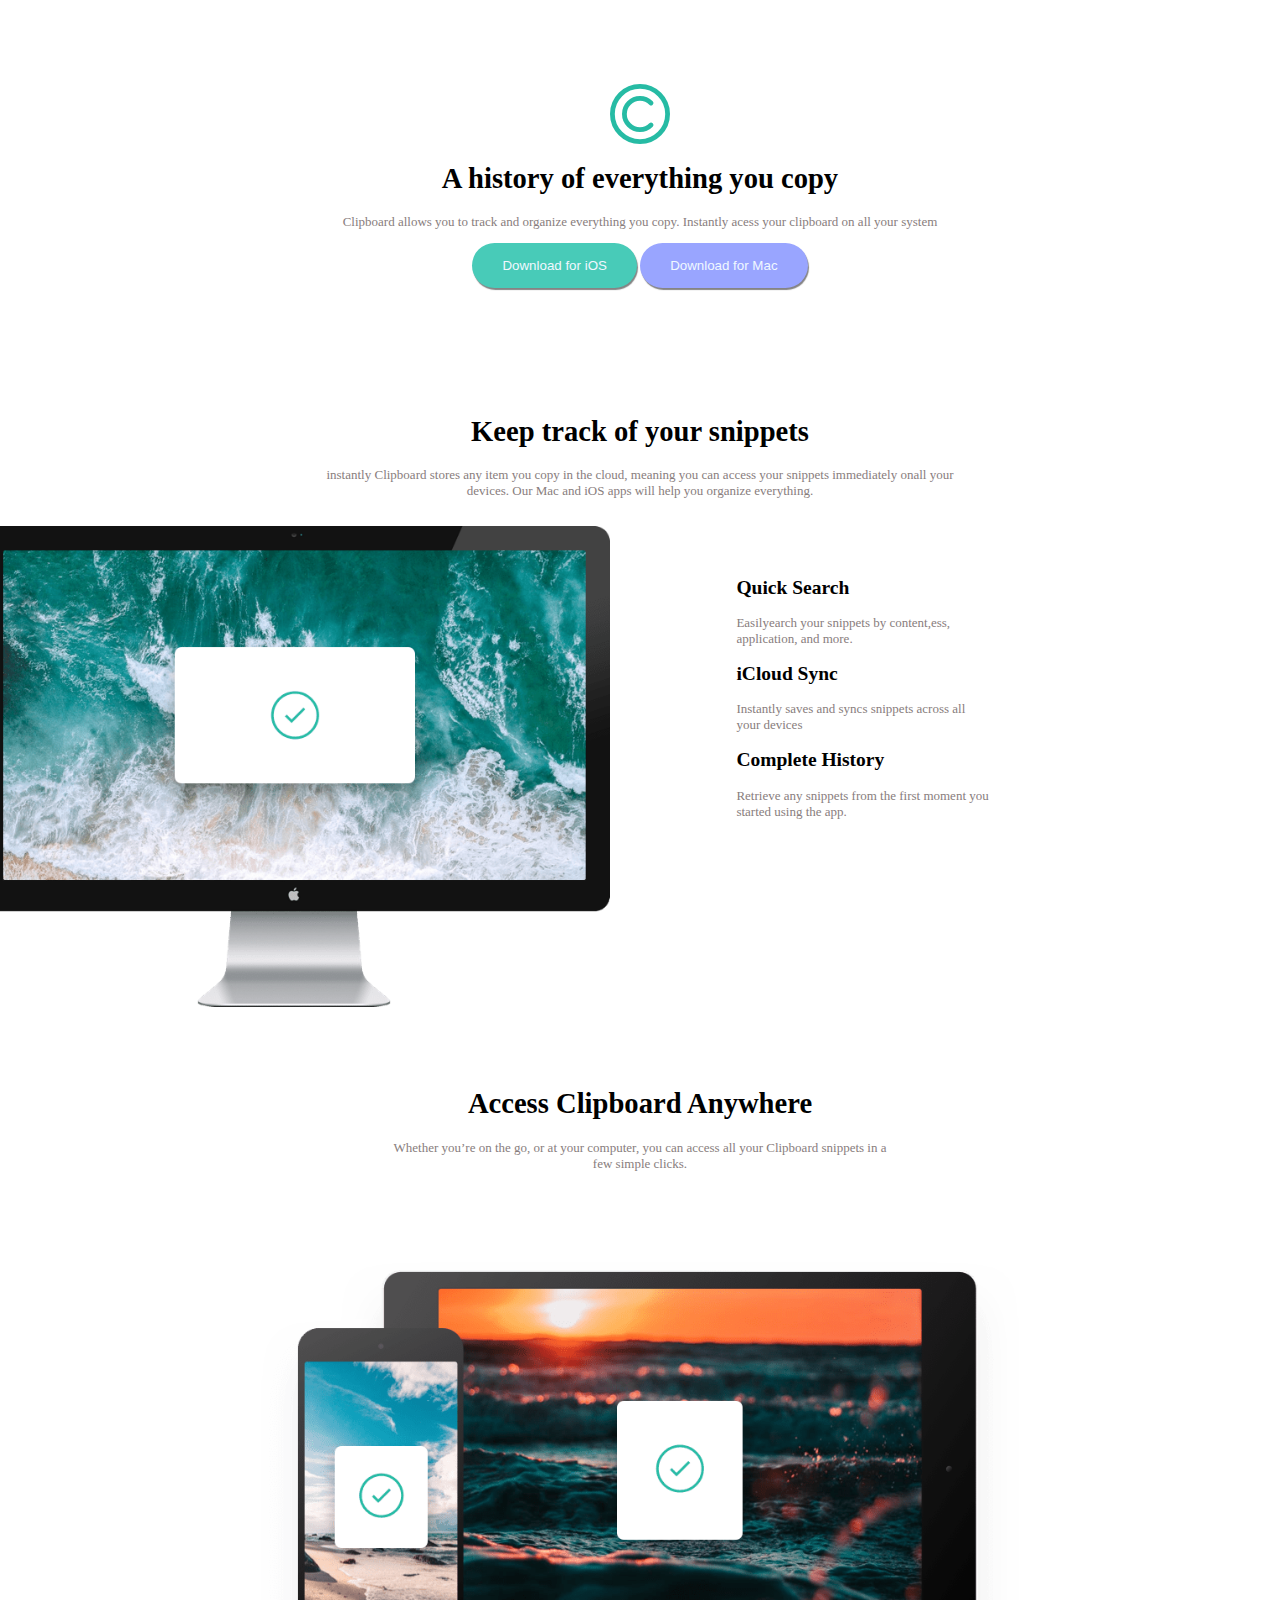
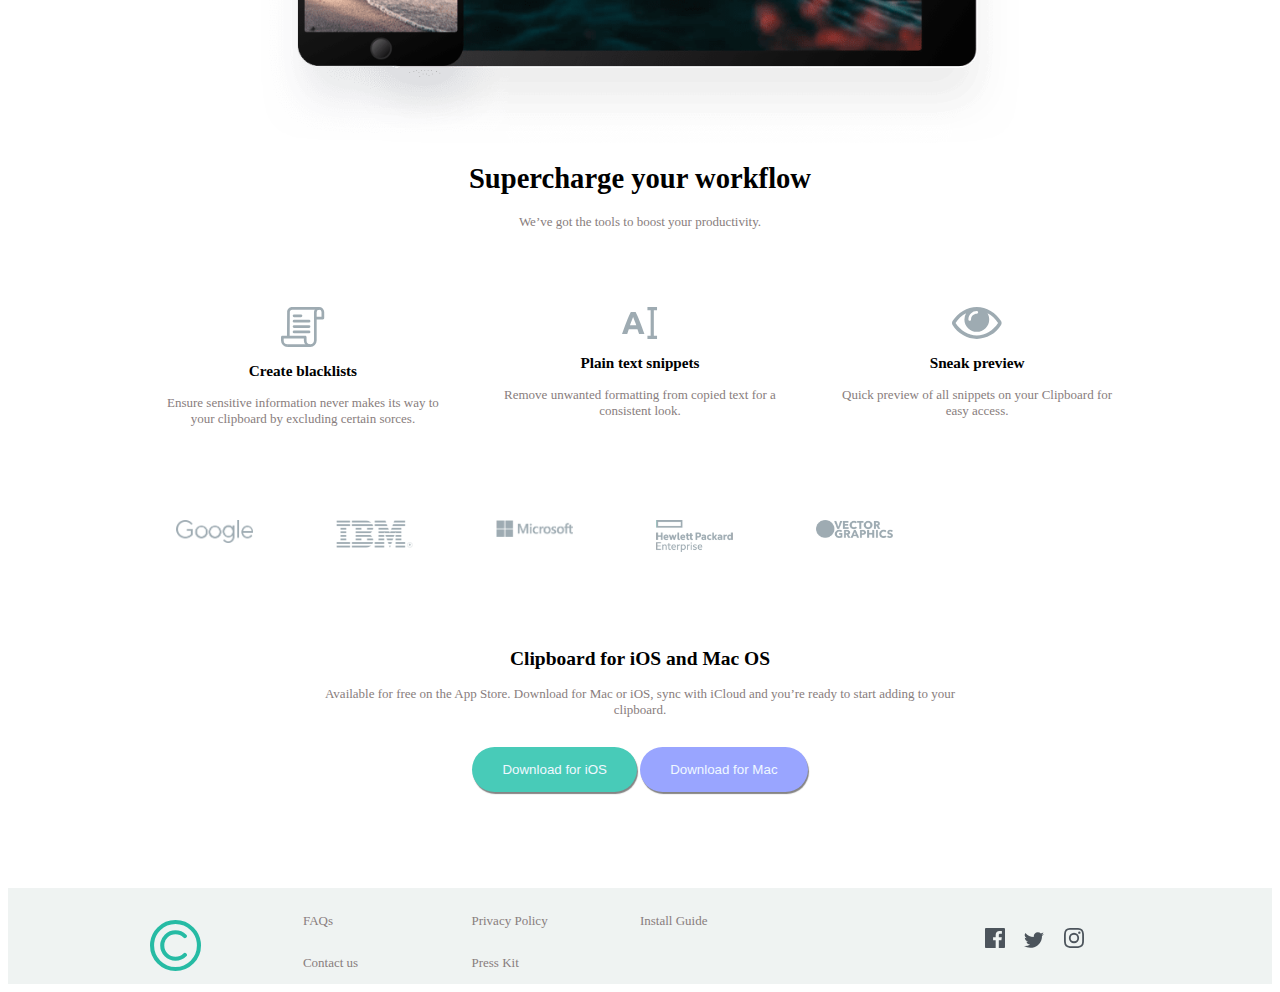
<file: index.html>
<!DOCTYPE -html>
<html lang="en">
<head>
    <meta charset="UTF-8">
    <meta name="viewport" content="width=device-width, initial-scale=1.0">
    <title>copy</title>
    <link rel="stylesheet" href="css/style.css">
    <meta name="viewpoint" content="width=device-width,initial-scale=1.0">
</head>
<body>
    <section class="section">
    <img src="images/logo.svg" width="60px" height="auto">
    <h1>A history of everything you copy</h1>
    <p>Clipboard allows you to track and organize everything you copy. Instantly acess your clipboard on all your system</p>
    <a href="#"><button class="button"> Download for iOS</button></a>
    <a href="#"> <button class="button1"> Download for Mac</button></a>


    <div class="main">
    <h1>Keep track of your snippets</h1>
    <p> instantly Clipboard stores any item you copy in the cloud, meaning you can access your snippets immediately onall your devices. Our Mac and iOS apps will help you organize everything.</p>
    </div>
    </section>
    <div class="row">
        <div class="column">
            <img src="images/image-computer.png" width="100%" style="margin: -2px;" >
        </div>
        <div class="column2">
            <h2>Quick Search</h2>
            <P>Easilyearch your snippets by content,ess, application, and more. </P>
            <h2>iCloud Sync</h2>
            <p>Instantly saves and syncs snippets across all your devices</p>
            <h2>Complete History</h2>
            <p>Retrieve any snippets from the first moment you started using the app. </p>
            </diV>
        </div>
    <div class="section4">
        <h1>Access Clipboard Anywhere</h1>
        <p >Whether you’re on the go, or at your computer, you can access all your Clipboard snippets in a few simple clicks.</p>
    </div>
    <section>
        <p>
        <a href="#" target="blank">
        <img src="images/image-devices.png" width="60%" alt="null"></a>
        </p>
    </section>
    <h1>Supercharge your workflow</h1>
    <p>We’ve got the tools to boost your productivity.</p>
    <section class="section2">
    <div class="row">
        <div class="d">
            <img src="images/icon-blacklist.svg">
            <h3>Create blacklists</h3>
            <p>Ensure sensitive information never makes its way to your clipboard by excluding certain sorces.</p>
        </div>
        <div class="d" >
            <img src="images/icon-text.svg">
            <h3>Plain text snippets </h3>
            <p>Remove unwanted formatting from copied text for a consistent look. </p>
        </div>
        <div class="d">
            <img src="images/icon-preview.svg">
            <h3>Sneak preview </h3>
            <p>Quick preview of all snippets on your Clipboard for easy access.</p>
        </div>
    </div>
    </section>
    <section class="section3">
    <div class="row">
        <div class="c" >
            <a href="#">
            <img src="images/logo-google.png" width="60%"></a>
        </div>
        <div class="c">
            <a href="#">
            <img src="images/logo-ibm.png" width="60%"></a>
        </div>
        <div class="c">
            <a href="#">
            <img src="images/logo-microsoft.png" width="60%"></a>
        </div>
        <div class="c">
            <a href="#">
            <img src="images/logo-hp.png" width="60%"></a>
        </div>
        <diV class="c">
            <a href="#">
            <img src="images/logo-vector-graphics.png" width="60%"></a>
        </diV>

    </div>
    </section>

    <div class="section">
        <h2>Clipboard for iOS and Mac OS  </h2>
        <P>Available for free on the App Store. Download for Mac or iOS, sync with iCloud and you’re ready to start adding to your clipboard.</P>
       
        </div><a href="#"><button class="button"> Download for iOS</button></a>
        <a href="#"> <button class="button1"> Download for Mac</button></a>


    <div style="background-color: rgb(239, 243, 242); margin-top: 6rem; margin-bottom: 0px;">
        <section class="footer">
            <div class="info_row">
                <div class="info">
                    <img src="images/logo.svg" width="30%" style="margin: 1rem;">
                </div>
                <div class="info">
                    <a href="#"><P>FAQs</P></a><br>
                    <a href="#"><p>Contact us</p></a>
                </div>
                <div class="info">
                    <a href="#"><p>Privacy Policy</p></a><br>
                    <a href="#"><p>Press Kit</p></a>
                </div>
                <div class="info">
                    <a href="#"><p>Install Guide</p></a>
                </div>
                <div class="info">

                </div>
                <div class="info">
                <a href="#"> <img src="images/icon-facebook.svg" width="20em" style="padding: 0.5rem; margin-top: 1rem;"></a>
                    <a href="#"><img src="images/icon-twitter.svg" width="20em" style="padding: 0.5rem;"></a>
                    <a href="#"><img src="images/icon-instagram.svg" width="20em" style="padding: 0.5rem;"></a>
                </div>
            </div>
        </section>
        

    </div>    
    

</body>
</html>
</file>
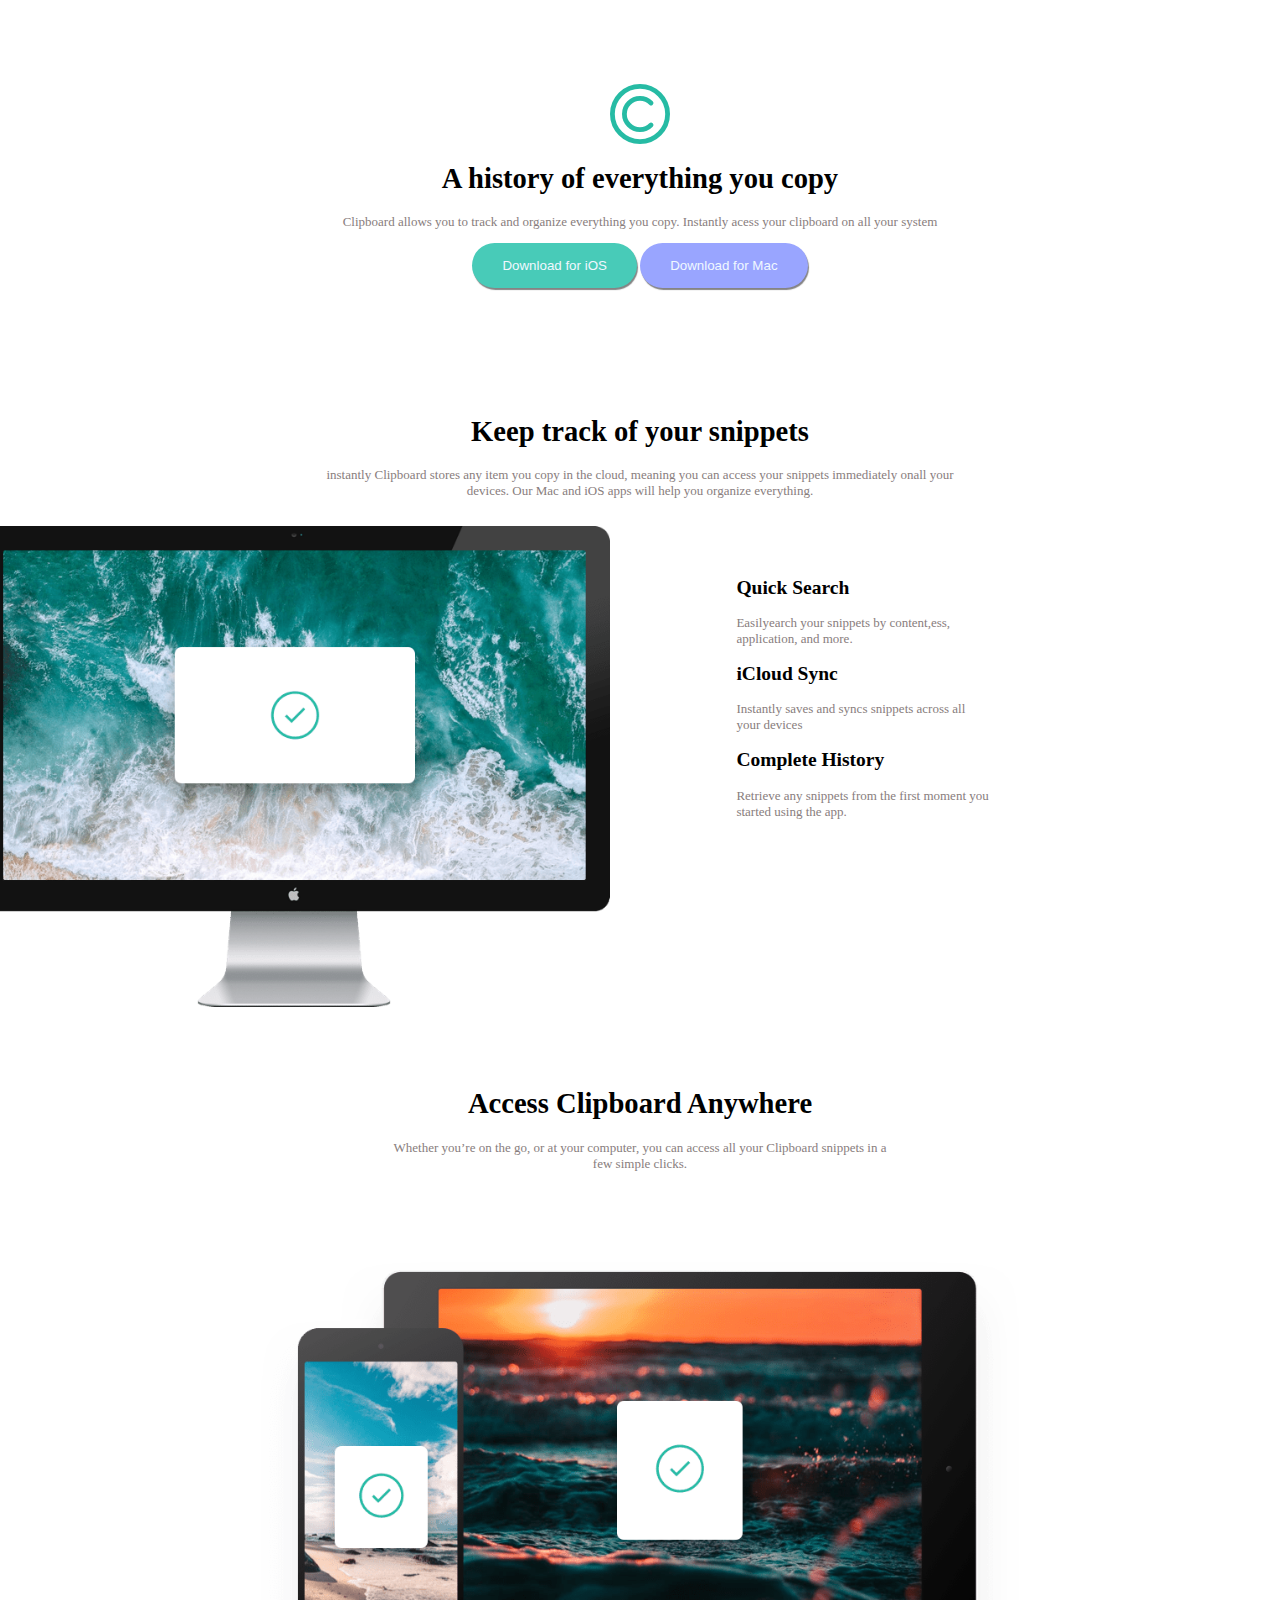
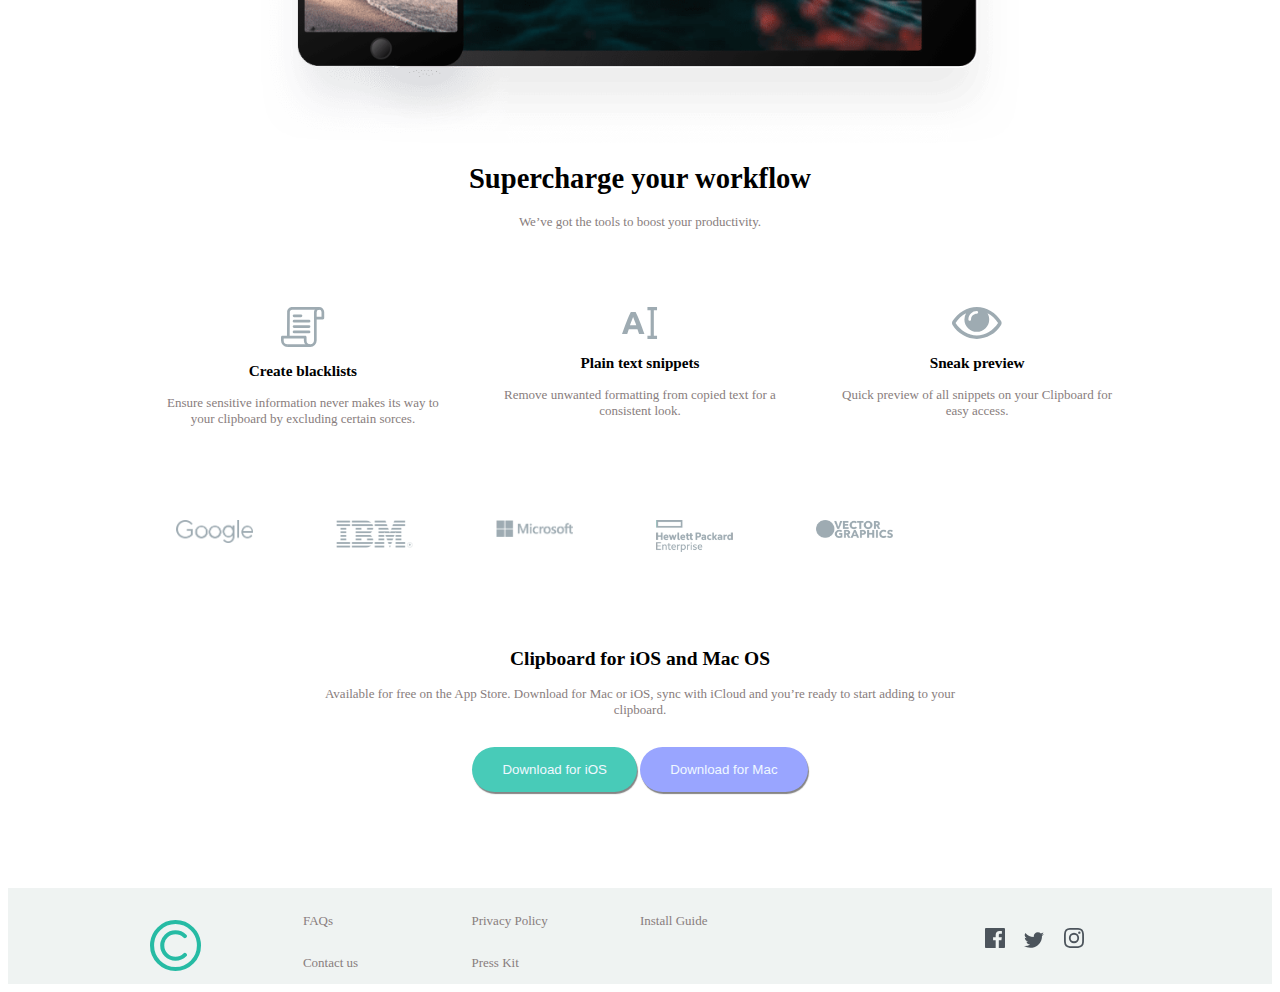
<file: copy/index.html>
<!DOCTYPE -html>
<html lang="en">
<head>
    <meta charset="UTF-8">
    <meta name="viewport" content="width=device-width, initial-scale=1.0">
    <title>copy</title>
    <link rel="stylesheet" href="css/style.css">
    <meta name="viewpoint" content="width=device-width,initial-scale=1.0">
</head>
<body>
    <section class="section">
    <img src="images/logo.svg" width="60px" height="auto">
    <h1>A history of everything you copy</h1>
    <p>Clipboard allows you to track and organize everything you copy. Instantly acess your clipboard on all your system</p>
    <a href="#"><button class="button"> Download for iOS</button></a>
    <a href="#"> <button class="button1"> Download for Mac</button></a>


    <div class="main">
    <h1>Keep track of your snippets</h1>
    <p> instantly Clipboard stores any item you copy in the cloud, meaning you can access your snippets immediately onall your devices. Our Mac and iOS apps will help you organize everything.</p>
    </div>
    </section>
    <div class="row">
        <div class="column">
            <img src="images/image-computer.png" width="100%" style="margin: -2px;" >
        </div>
        <div class="column2">
            <h2>Quick Search</h2>
            <P>Easilyearch your snippets by content,ess, application, and more. </P>
            <h2>iCloud Sync</h2>
            <p>Instantly saves and syncs snippets across all your devices</p>
            <h2>Complete History</h2>
            <p>Retrieve any snippets from the first moment you started using the app. </p>
            </diV>
        </div>
    <div class="section4">
        <h1>Access Clipboard Anywhere</h1>
        <p >Whether you’re on the go, or at your computer, you can access all your Clipboard snippets in a few simple clicks.</p>
    </div>
    <section>
        <p>
        <a href="#" target="blank">
        <img src="images/image-devices.png" width="60%" alt="null"></a>
        </p>
    </section>
    <h1>Supercharge your workflow</h1>
    <p>We’ve got the tools to boost your productivity.</p>
    <section class="section2">
    <div class="row">
        <div class="d">
            <img src="images/icon-blacklist.svg">
            <h3>Create blacklists</h3>
            <p>Ensure sensitive information never makes its way to your clipboard by excluding certain sorces.</p>
        </div>
        <div class="d" >
            <img src="images/icon-text.svg">
            <h3>Plain text snippets </h3>
            <p>Remove unwanted formatting from copied text for a consistent look. </p>
        </div>
        <div class="d">
            <img src="images/icon-preview.svg">
            <h3>Sneak preview </h3>
            <p>Quick preview of all snippets on your Clipboard for easy access.</p>
        </div>
    </div>
    </section>
    <section class="section3">
    <div class="row">
        <div class="c" >
            <a href="#">
            <img src="images/logo-google.png" width="60%"></a>
        </div>
        <div class="c">
            <a href="#">
            <img src="images/logo-ibm.png" width="60%"></a>
        </div>
        <div class="c">
            <a href="#">
            <img src="images/logo-microsoft.png" width="60%"></a>
        </div>
        <div class="c">
            <a href="#">
            <img src="images/logo-hp.png" width="60%"></a>
        </div>
        <diV class="c">
            <a href="#">
            <img src="images/logo-vector-graphics.png" width="60%"></a>
        </diV>

    </div>
    </section>

    <div class="section">
        <h2>Clipboard for iOS and Mac OS  </h2>
        <P>Available for free on the App Store. Download for Mac or iOS, sync with iCloud and you’re ready to start adding to your clipboard.</P>
       
        </div><a href="#"><button class="button"> Download for iOS</button></a>
        <a href="#"> <button class="button1"> Download for Mac</button></a>


    <div style="background-color: rgb(239, 243, 242); margin-top: 6rem; margin-bottom: 0px;">
        <section class="footer">
            <div class="info_row">
                <div class="info">
                    <img src="images/logo.svg" width="30%" style="margin: 1rem;">
                </div>
                <div class="info">
                    <a href="#"><P>FAQs</P></a><br>
                    <a href="#"><p>Contact us</p></a>
                </div>
                <div class="info">
                    <a href="#"><p>Privacy Policy</p></a><br>
                    <a href="#"><p>Press Kit</p></a>
                </div>
                <div class="info">
                    <a href="#"><p>Install Guide</p></a>
                </div>
                <div class="info">

                </div>
                <div class="info">
                <a href="#"> <img src="images/icon-facebook.svg" width="20em" style="padding: 0.5rem; margin-top: 1rem;"></a>
                    <a href="#"><img src="images/icon-twitter.svg" width="20em" style="padding: 0.5rem;"></a>
                    <a href="#"><img src="images/icon-instagram.svg" width="20em" style="padding: 0.5rem;"></a>
                </div>
            </div>
        </section>

    </div>    
    

</body>
</html>
</file>
<file: css/style.css>
body{
    text-align: center;
    font-size: 18px;
    font-size: small;
    font-family: 'Trebuchet MS';
    box-sizing: border-box;
    
    margin-top: 20px;
}
p{
    color: rgb(136, 125, 125);
}

h1{
    font-size: 2.2em;
}

.button{
    background-color: hsl(171, 56%, 54%);
    padding: 15px 30px;
    border-radius: 30px;
    color: aliceblue;
    
}
.button1{
    background-color: hsl(233, 100%, 80%);
    padding: 15px 30px;
    border-radius: 30px;
    border-style: none;
    color: aliceblue;
   
}
.main{
    margin-top: 8rem;

}
.row{
    display: flex;
    flex-wrap: wrap;
    width: 100%;
}
.column{
    width: 50%;
    margin-left: -30px;
    
}
.column2{
    text-align: left;
    width: 20%;
    position: relative;
    left: 10%;
    padding-top: 2rem;
    
}
.section{
    width: 50%;
    height: auto;
    text-align: center;
    padding-left: 25%;
    padding-top: 4rem;
    padding-bottom: 1rem;

}
.section2{
    width: 80%;
    margin-left: 10%;
    text-align: center;
    padding-top: 4rem;
    padding-bottom: 4rem;
}
.section3{
    width: 80%;
    margin-left: 10%;
    text-align: center;
}

.section4{
    width: 40%;
    text-align: center;
    padding-left: 30%;
    padding-top: 4rem;
    padding-bottom: 4rem;

}
.d{
    flex: 10%;
    padding-inline: 30px;
}
.c{
    
    width: 8rem;
    padding: 1rem;
   
    

}
.footer{
    width: 80%;
    margin-left: 10%;
    height: 6rem;
    
}
.info_row{
    display: flex;
}
.info{
    flex: 100%;
    width: 10%;
    text-align: left;
    margin-top: 1rem;
    color: rgb(136, 125, 125);
    line-height: 0.5rem;
    
}
a{
    color: black;
    text-decoration: none;
}
.info p:hover{
    color: rgb(21, 121, 89);
}
.info img:hover{
    color: rgb(21, 121, 89);
}
button{
border: none;
box-shadow: 1px 2px 1px rgb(133, 132, 132);
} 
button:hover{
    color: white;
    cursor: pointer;
}

[class*="col-"]{
    padding: 15px;
}
.col-1{width:"8.33%";}
.col-2{width:"16.66%";}
.col-3{width:"25%";}
.col-4{width:"41.66%";}
.col-12{width: "100";}

@media screen and(max-width: 768px){
    [class*="col-"]{
        width: 100%;
    }
}
</file>
<file: copy/css/style.css>
body{
    text-align: center;
    font-size: 18px;
    font-size: small;
    font-family: 'Trebuchet MS';
    box-sizing: border-box;
    
    margin-top: 20px;
}
p{
    color: rgb(136, 125, 125);
}

h1{
    font-size: 2.2em;
}

.button{
    background-color: hsl(171, 56%, 54%);
    padding: 15px 30px;
    border-radius: 30px;
    color: aliceblue;
    
}
.button1{
    background-color: hsl(233, 100%, 80%);
    padding: 15px 30px;
    border-radius: 30px;
    border-style: none;
    color: aliceblue;
   
}
.main{
    margin-top: 8rem;

}
.row{
    display: flex;
    flex-wrap: wrap;
    width: 100%;
}
.column{
    width: 50%;
    margin-left: -30px;
    
}
.column2{
    text-align: left;
    width: 20%;
    position: relative;
    left: 10%;
    padding-top: 2rem;
    
}
.section{
    width: 50%;
    height: auto;
    text-align: center;
    padding-left: 25%;
    padding-top: 4rem;
    padding-bottom: 1rem;

}
.section2{
    width: 80%;
    margin-left: 10%;
    text-align: center;
    padding-top: 4rem;
    padding-bottom: 4rem;
}
.section3{
    width: 80%;
    margin-left: 10%;
    text-align: center;
}

.section4{
    width: 40%;
    text-align: center;
    padding-left: 30%;
    padding-top: 4rem;
    padding-bottom: 4rem;

}
.d{
    flex: 10%;
    padding-inline: 30px;
}
.c{
    
    width: 8rem;
    padding: 1rem;
   
    

}
.footer{
    width: 80%;
    margin-left: 10%;
    height: 6rem;
    
}
.info_row{
    display: flex;
}
.info{
    flex: 100%;
    width: 10%;
    text-align: left;
    margin-top: 1rem;
    color: rgb(136, 125, 125);
    line-height: 0.5rem;
    
}
a{
    color: black;
    text-decoration: none;
}
.info p:hover{
    color: rgb(21, 121, 89);
}
.info img:hover{
    color: rgb(21, 121, 89);
}
button{
border: none;
box-shadow: 1px 2px 1px rgb(133, 132, 132);
} 
button:hover{
    color: white;
    cursor: pointer;
}

[class*="col-"]{
    padding: 15px;
}
.col-1{width:"8.33%";}
.col-2{width:"16.66%";}
.col-3{width:"25%";}
.col-4{width:"41.66%";}
.col-12{width: "100";}

@media screen and(max-width: 768px){
    [class*="col-"]{
        width: 100%;
    }
}
</file>
